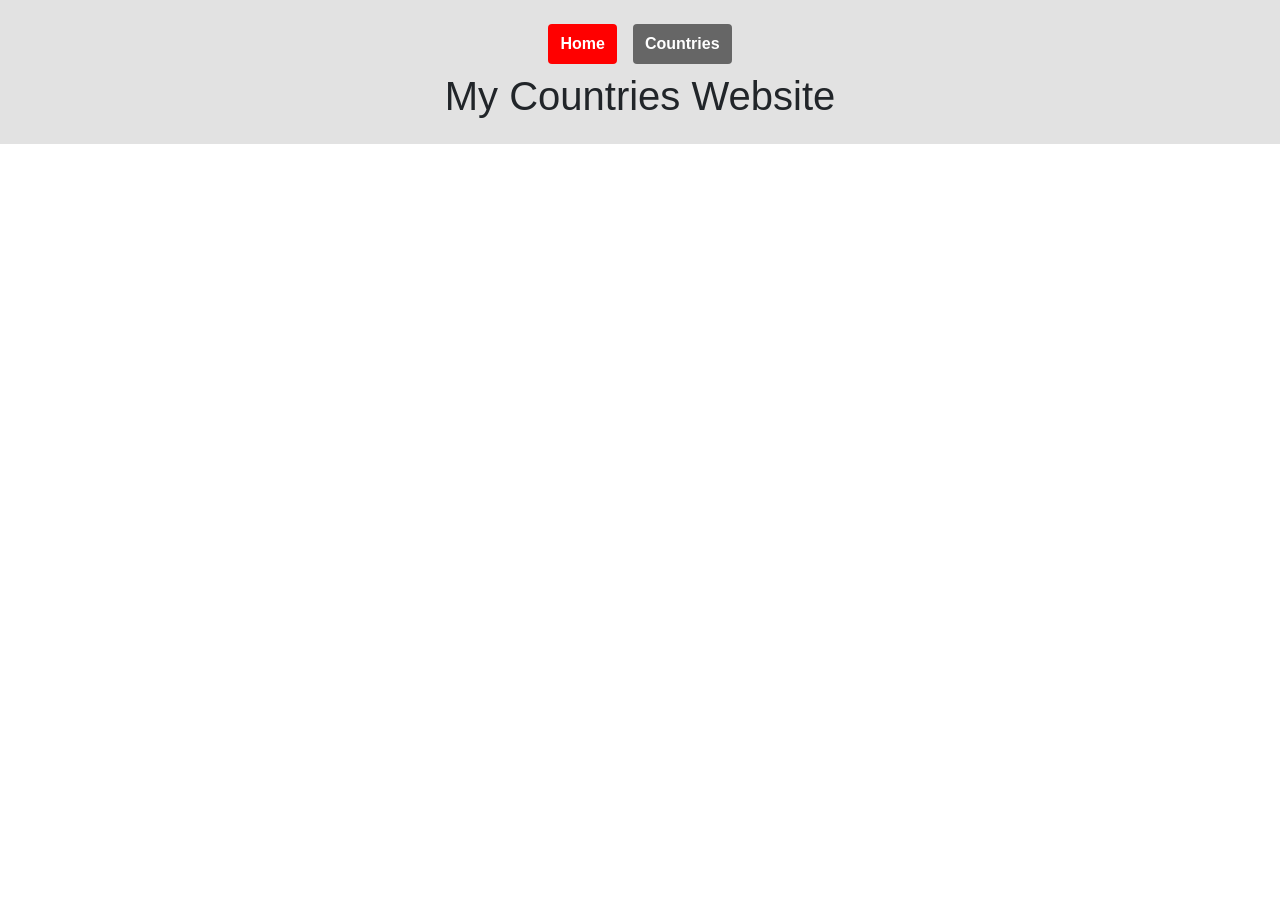
<file: WD Program 2/index.html>
<!DOCTYPE html>
<html lang="en">
<head>
    <meta charset="UTF-8">
    <meta http-equiv="X-UA-Compatible" content="IE=edge">
    <meta name="viewport" content="width=device-width, initial-scale=1.0">
    <link href="style.css" rel="stylesheet">
    <link href="https://cdn.jsdelivr.net/npm/bootstrap@5.1.3/dist/css/bootstrap.min.css" rel="stylesheet">
    <script src="https://cdn.jsdelivr.net/npm/bootstrap@5.1.3/dist/js/bootstrap.bundle.min.js"></script>
    <title>My Countries Website</title>
</head>
<body>
    <header>
        <div class="d-flex justify-content-center">
            <ul class="nav">
                <li class="m-2"><a class="current" href="index.html">Home</a></li>
                <li class="m-2"><a href="countries/index.html">Countries</a></li>
            </ul>
        </div>
        <h1>My Countries Website</h1>
    </header>



</body>
</html>
</file>
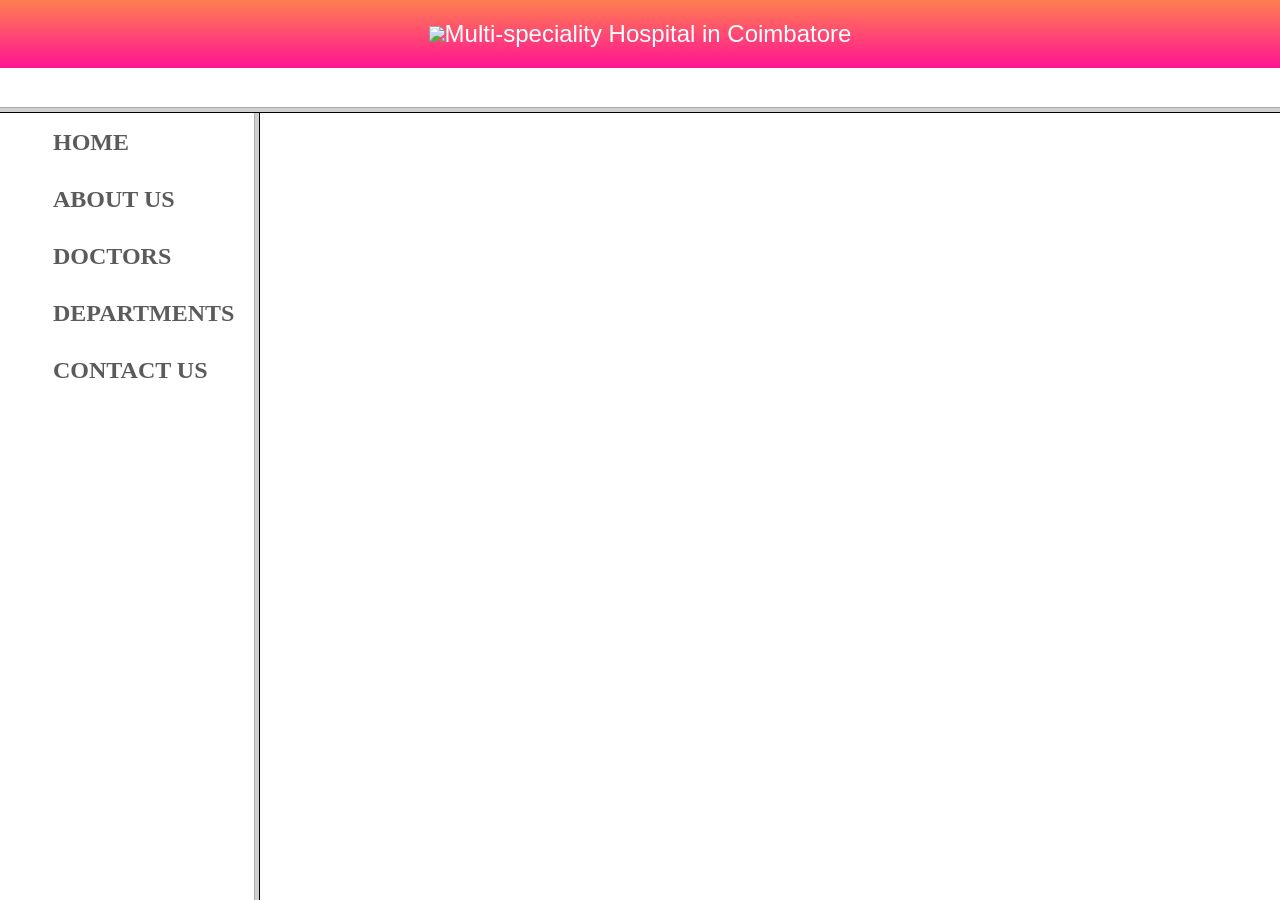
<file: WD Program 4/index.html>
<!DOCTYPE html>
<html lang="en">
<head>
    <meta charset="UTF-8">
    <meta http-equiv="X-UA-Compatible" content="IE=edge">
    <meta name="viewport" content="width=device-width, initial-scale=1.0">
    <title>KG Hospitals</title>
</head>
<frameset rows="12%,*">
    <frame src="welcome.html">
    <frameset cols="20%,*">
        <frame src="menu.html">
        <frame name="hospital">
    </frameset>
</frameset>
</html>
</file>
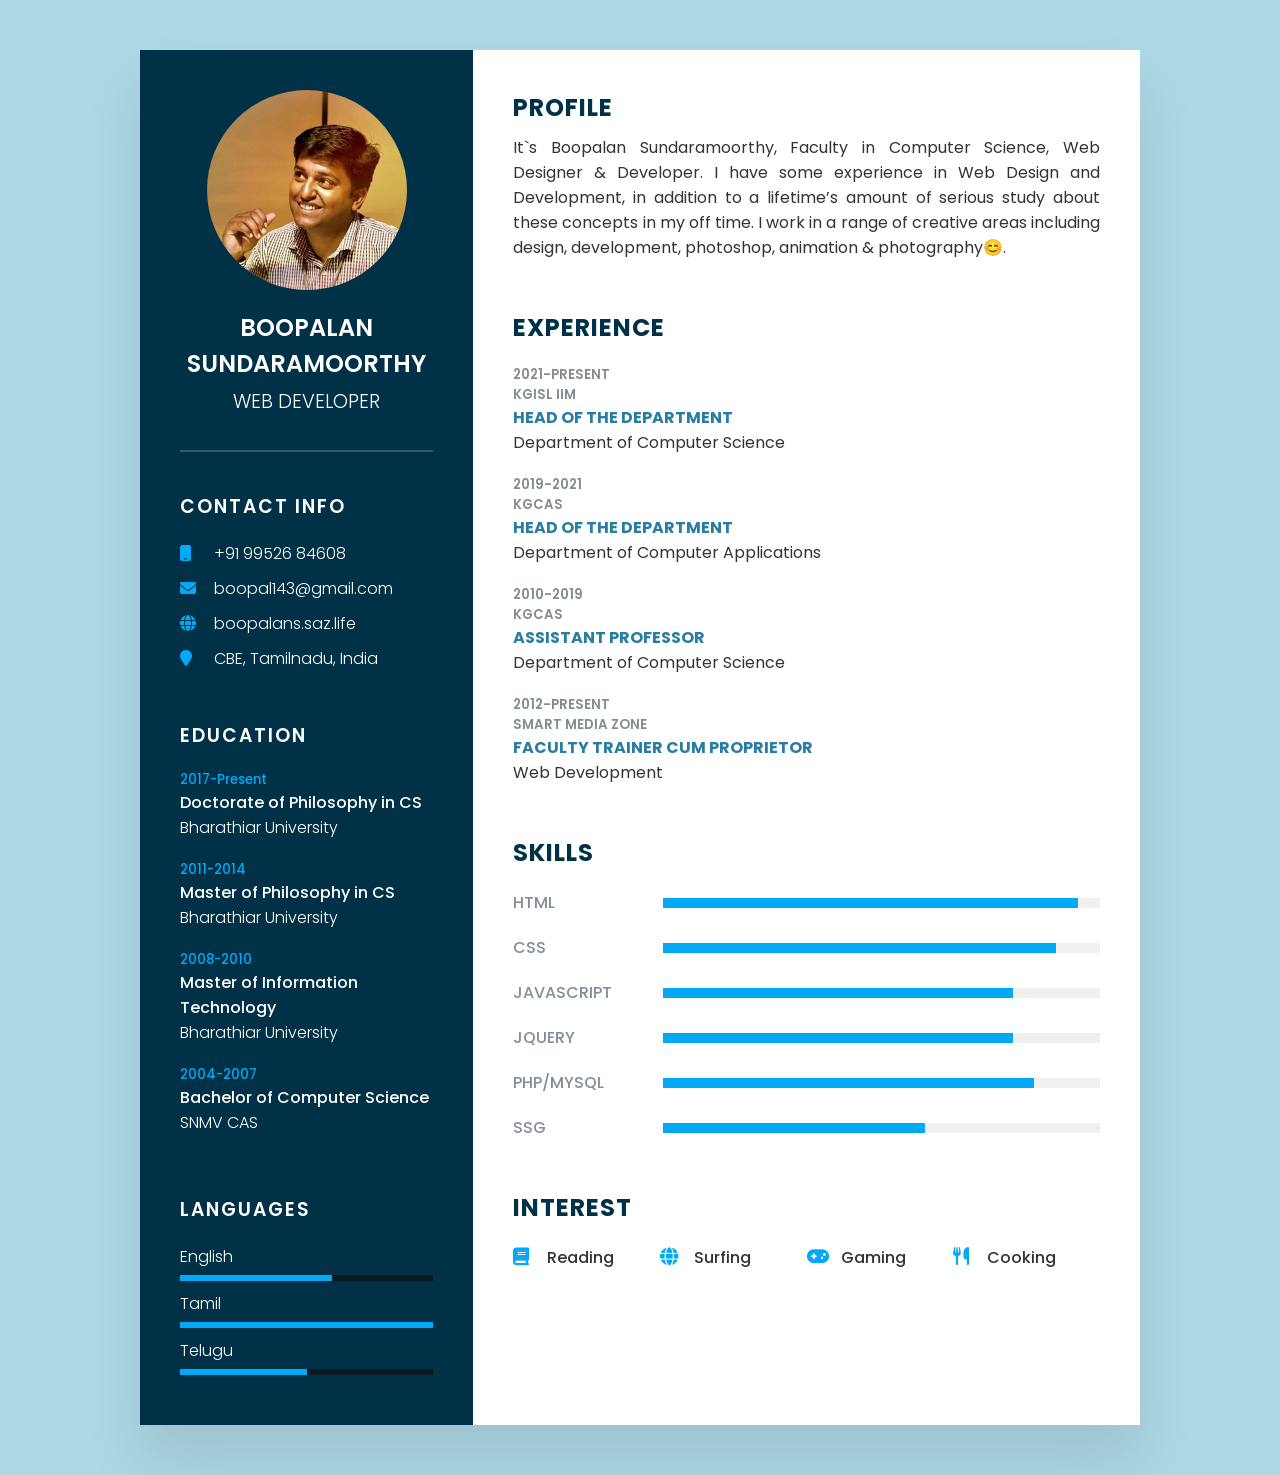
<file: WD Program 5/index.html>
<!DOCTYPE html>
<html lang="en">
<head>
    <meta charset="UTF-8">
    <meta http-equiv="X-UA-Compatible" content="IE=edge">
    <meta name="viewport" content="width=device-width, initial-scale=1.0">
    <title>My CV Website</title>
    <link rel="stylesheet" href="style.css">
    <link rel="stylesheet" href="https://cdnjs.cloudflare.com/ajax/libs/font-awesome/6.1.1/css/all.min.css" integrity="sha512-KfkfwYDsLkIlwQp6LFnl8zNdLGxu9YAA1QvwINks4PhcElQSvqcyVLLD9aMhXd13uQjoXtEKNosOWaZqXgel0g==" crossorigin="anonymous" referrerpolicy="no-referrer" />
</head>
<body>
    <div class="container">
        <div class="left_side">
            <div class="profiletext">
                <div class="imgBox">
                    <img src="myphoto.jpg">
                </div> 
                <h2>Boopalan Sundaramoorthy<br>
                <span>Web Developer</span></h2>
            </div>

            <div class="contactinfo">
               <h3 class="title">Contact Info</h3> 
               <ul>
                   <li>
                       <span class="icon"><i class="fa-solid fa-mobile"></i></span>
                       <span class="text">+91 99526 84608</span>
                   </li>
                   <li>
                        <span class="icon"><i class="fa-solid fa-envelope"></i></span>
                        <span class="text">boopal143@gmail.com</span>
                    </li>
                    <li>
                        <span class="icon"><i class="fa-solid fa-globe"></i></span>
                        <span class="text">boopalans.saz.life</span>
                    </li>
                    <li>
                        <span class="icon"><i class="fa-solid fa-location-pin"></i></span>
                        <span class="text">CBE, Tamilnadu, India</span>
                    </li>
               </ul>
            </div>

            <div class="contactinfo education">
                <h3 class="title">Education</h3>
                <ul>
                    <li>
                        <h5>2017-Present</h5>
                        <h4>Doctorate of Philosophy in CS</h4>
                        <h4>Bharathiar University</h4>
                    </li>
                    <li>
                        <h5>2011-2014</h5>
                        <h4>Master of Philosophy in CS</h4>
                        <h4>Bharathiar University</h4>
                    </li>
                    <li>
                        <h5>2008-2010</h5>
                        <h4>Master of Information Technology</h4>
                        <h4>Bharathiar University</h4>
                    </li>
                    <li>
                        <h5>2004-2007</h5>
                        <h4>Bachelor of Computer Science</h4>
                        <h4>SNMV CAS</h4>
                    </li>
                </ul>
            </div>

            <div class="contactinfo language">
                <h3 class="title">Languages</h3>
                <ul>
                    <li>
                        <span class="text">English</span>
                        <span class="percent">
                            <div style="width:60%;"></div>
                        </span>
                    </li>
                    <li>
                        <span class="text">Tamil</span>
                        <span class="percent">
                            <div style="width:100%;"></div>
                        </span>
                    </li>
                    <li>
                        <span class="text">Telugu</span>
                        <span class="percent">
                            <div style="width:50%;"></div>
                        </span>
                    </li>
                </ul>
            </div>
        </div>

        <div class="right_side">
            <div class="about">
                <h2 class="title2">Profile</h2>
                <p>It`s Boopalan Sundaramoorthy, Faculty in Computer Science, Web Designer & Developer. I have some experience in Web Design and Development, in addition to a lifetime’s amount of serious study about these concepts in my off time. I work in a range of creative areas including design, development, photoshop, animation & photography😊.</p>
            </div>

            <div class="about">
                <h2 class="title2">Experience</h2>
                <div class="box">
                    <div class="company">
                        <h5>2021-Present</h5>
                        <h5>KGiSL IIM</h5>
                    </div>
                    <div class="text">
                        <h4>Head of the Department</h4>
                        <p>Department of Computer Science</p>
                    </div>
                </div>
                <div class="box">
                    <div class="company">
                        <h5>2019-2021</h5>
                        <h5>KGCAS</h5>
                    </div>
                    <div class="text">
                        <h4>Head of the Department</h4>
                        <p>Department of Computer Applications</p>
                    </div>
                </div>
                <div class="box">
                    <div class="company">
                        <h5>2010-2019</h5>
                        <h5>KGCAS</h5>
                    </div>
                    <div class="text">
                        <h4>Assistant Professor</h4>
                        <p>Department of Computer Science</p>
                    </div>
                </div>
                <div class="box">
                    <div class="company">
                        <h5>2012-Present</h5>
                        <h5>Smart Media Zone</h5>
                    </div>
                    <div class="text">
                        <h4>Faculty Trainer cum Proprietor</h4>
                        <p>Web Development</p>
                    </div>
                </div>
            </div>

            <div class="about skills">
                <h2 class="title2">Skills</h2>
                <div class="box">
                    <h4>HTML</h4>
                    <div class="percent">
                        <div style="width:95%"></div>
                    </div>
                </div>
                <div class="box">
                    <h4>CSS</h4>
                    <div class="percent">
                        <div style="width:90%"></div>
                    </div>
                </div>
                <div class="box">
                    <h4>JavaScript</h4>
                    <div class="percent">
                        <div style="width:80%"></div>
                    </div>
                </div>
                <div class="box">
                    <h4>jQuery</h4>
                    <div class="percent">
                        <div style="width:80%"></div>
                    </div>
                </div>
                <div class="box">
                    <h4>PHP/MySQL</h4>
                    <div class="percent">
                        <div style="width:85%"></div>
                    </div>
                </div>
                <div class="box">
                    <h4>SSG</h4>
                    <div class="percent">
                        <div style="width:60%"></div>
                    </div>
                </div>
            </div>
            
            <div class="about interest">
                <h2 class="title2">Interest</h2>
                <ul>
                    <li><i class="fa-solid fa-book"></i> Reading</li>
                    <li><i class="fa-solid fa-globe"></i> Surfing</li>
                    <li><i class="fa-solid fa-gamepad"></i> Gaming</li>
                    <li><i class="fa-solid fa-utensils"></i> Cooking</li>
                </ul>
            </div>

        </div>
    </div>
</body>
</html>
</file>
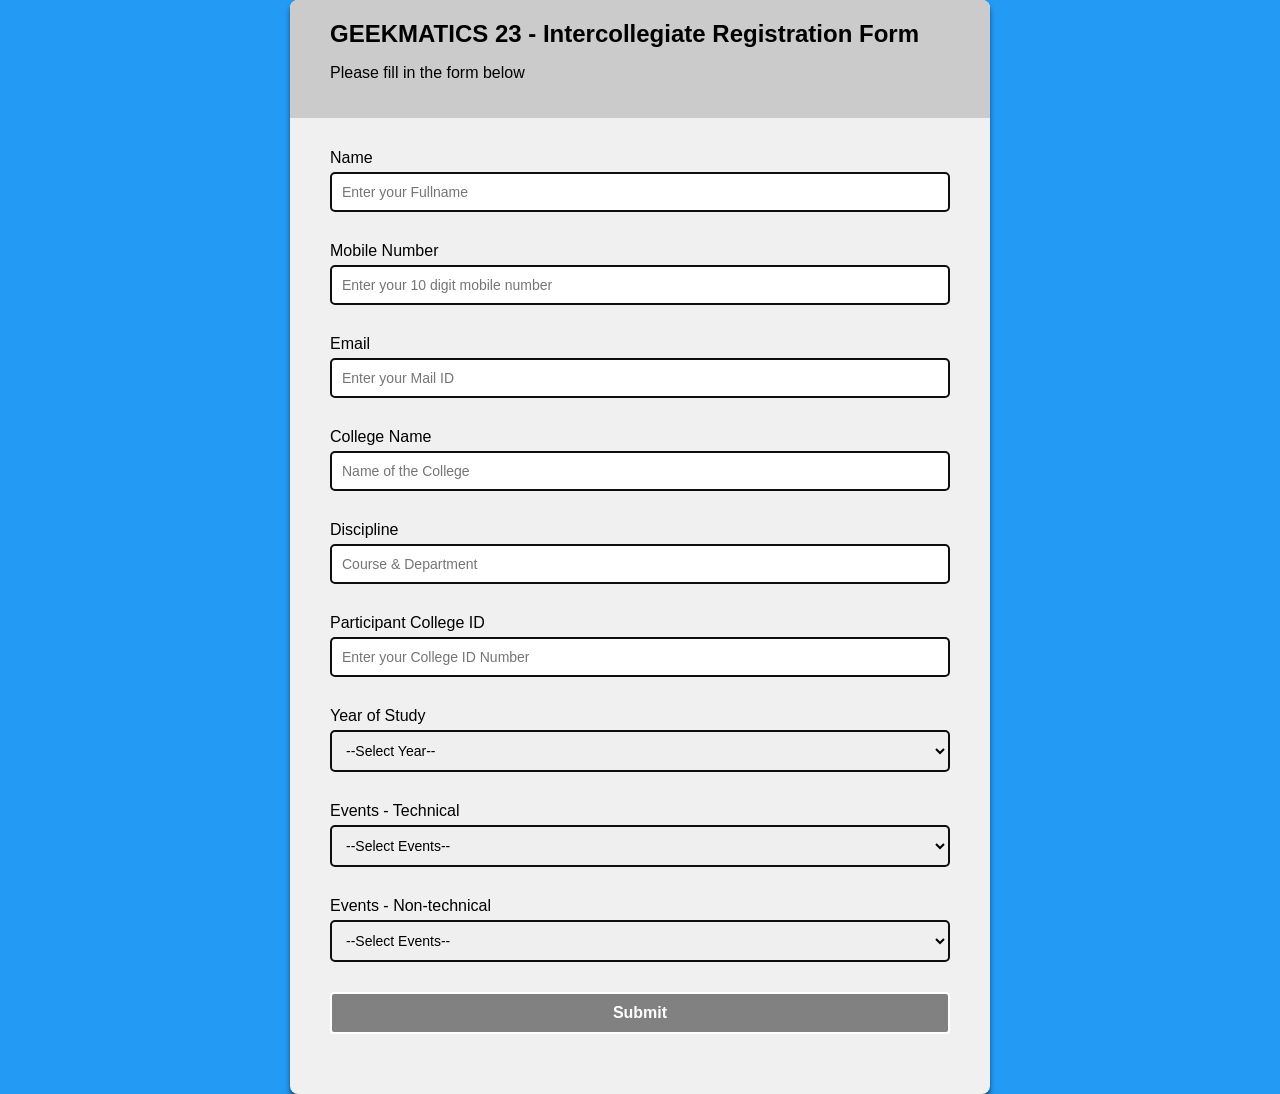
<file: WD Program 6/index.html>
<!DOCTYPE html>
<html lang="en">
<head>
    <meta charset="UTF-8">
    <meta http-equiv="X-UA-Compatible" content="IE=edge">
    <meta name="viewport" content="width=device-width, initial-scale=1.0">
    <title>KGISL IIM - Intercollegiate Registration Form</title>
    <link rel="stylesheet" href="https://cdnjs.cloudflare.com/ajax/libs/font-awesome/6.1.1/css/all.min.css" integrity="sha512-KfkfwYDsLkIlwQp6LFnl8zNdLGxu9YAA1QvwINks4PhcElQSvqcyVLLD9aMhXd13uQjoXtEKNosOWaZqXgel0g==" crossorigin="anonymous" referrerpolicy="no-referrer" />
    <link rel="stylesheet" href="style.css">
</head>
<body>
    <div class="container">
        <div class="header">
            <h2>GEEKMATICS 23 - Intercollegiate Registration Form</h2>
            <p>Please fill in the form below</p>
        </div>
        <form action="" class="form" id="form">
            <div class="form-control">
                <label>Name</label>
                <input type="text" placeholder="Enter your Fullname" id="name">
                <i class="fa-solid fa-circle-check"></i>
                <i class="fa-solid fa-circle-exclamation"></i>
                <small>Error Message</small>
            </div>

            <div class="form-control">
                <label>Mobile Number</label>
                <input type="text" placeholder="Enter your 10 digit mobile number" id="mobile">
                <i class="fa-solid fa-circle-check"></i>
                <i class="fa-solid fa-circle-exclamation"></i>
                <small>Error Message</small>
            </div>

            <div class="form-control">
                <label>Email</label>
                <input type="text" placeholder="Enter your Mail ID" id="email">
                <i class="fa-solid fa-circle-check"></i>
                <i class="fa-solid fa-circle-exclamation"></i>
                <small>Error Message</small>
            </div>

            <div class="form-control">
                <label>College Name</label>
                <input type="text" placeholder="Name of the College" id="college">
                <i class="fa-solid fa-circle-check"></i>
                <i class="fa-solid fa-circle-exclamation"></i>
                <small>Error Message</small>
            </div>

            <div class="form-control">
                <label>Discipline</label>
                <input type="text" placeholder="Course & Department" id="discipline">
                <i class="fa-solid fa-circle-check"></i>
                <i class="fa-solid fa-circle-exclamation"></i>
                <small>Error Message</small>
            </div>

            <div class="form-control">
                <label>Participant College ID</label>
                <input type="text" placeholder="Enter your College ID Number" id="collegeid">
                <i class="fa-solid fa-circle-check"></i>
                <i class="fa-solid fa-circle-exclamation"></i>
                <small>Error Message</small>
            </div>

            <div class="form-control">
                <label>Year of Study</label>
                <select id="year">
                    <option value="-1">--Select Year--</option>
                    <option value="I">I</option>
                    <option value="I">II</option>
                    <option value="I">III</option>
                </select>
                <i class="fa-solid fa-circle-check"></i>
                <i class="fa-solid fa-circle-exclamation"></i>
                <small>Error Message</small>
            </div>

            <div class="form-control">
                <label>Events - Technical</label>
                <select id="t-events">
                    <option value="-1">--Select Events--</option>
                    <option value="events">Web Page Design</option>
                    <option value="events">Code Debugging</option>
                    <option value="events">Paper Presentation</option>
                    <option value="events">Quiz</option>
                </select>
                <i class="fa-solid fa-circle-check"></i>
                <i class="fa-solid fa-circle-exclamation"></i>
                <small>Error Message</small>
            </div>

            <div class="form-control">
                <label>Events - Non-technical</label>
                <select id="nt-events">
                    <option value="-1">--Select Events--</option>
                    <option value="events">Poster Making</option>
                    <option value="events">Rangoli</option>
                    <option value="events">Photography</option>
                    <option value="events">Best Out of Waste</option>
                    <option value="events">Dance</option>
                    <option value="events">Ad Mad Show</option>
                    <option value="events">Connexion</option>
                </select>
                <i class="fa-solid fa-circle-check"></i>
                <i class="fa-solid fa-circle-exclamation"></i>
                <small>Error Message</small>
            </div>

            <div class="form-control">
                <button>Submit</button>
            </div>
        </form>
    </div>

    <script src="script.js"></script>
</body>
</html>
</file>
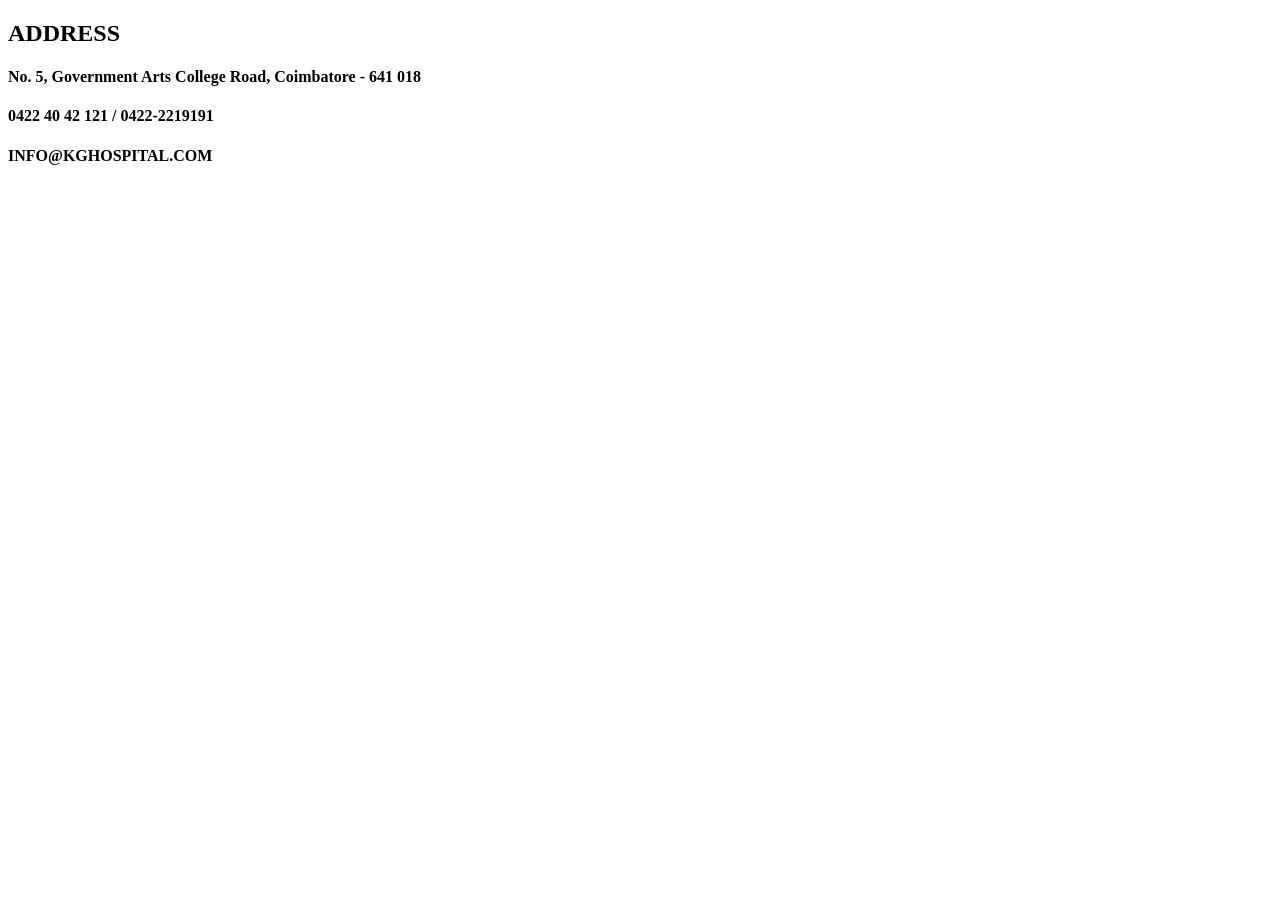
<file: WD Program 4/contact.html>
<!DOCTYPE html>
<html lang="en">
<head>
    <meta charset="UTF-8">
    <meta http-equiv="X-UA-Compatible" content="IE=edge">
    <meta name="viewport" content="width=device-width, initial-scale=1.0">
    <title>KG Hospitals :: Contact</title>
</head>
<body>
    <div>
        <h2>ADDRESS</h2>
        <h4>No. 5, Government Arts College Road, Coimbatore - 641 018</h4>
        <h4>0422 40 42 121 / 0422-2219191</h4>
        <h4>INFO@KGHOSPITAL.COM</h4>
    </div>
</body>
</html>
</file>
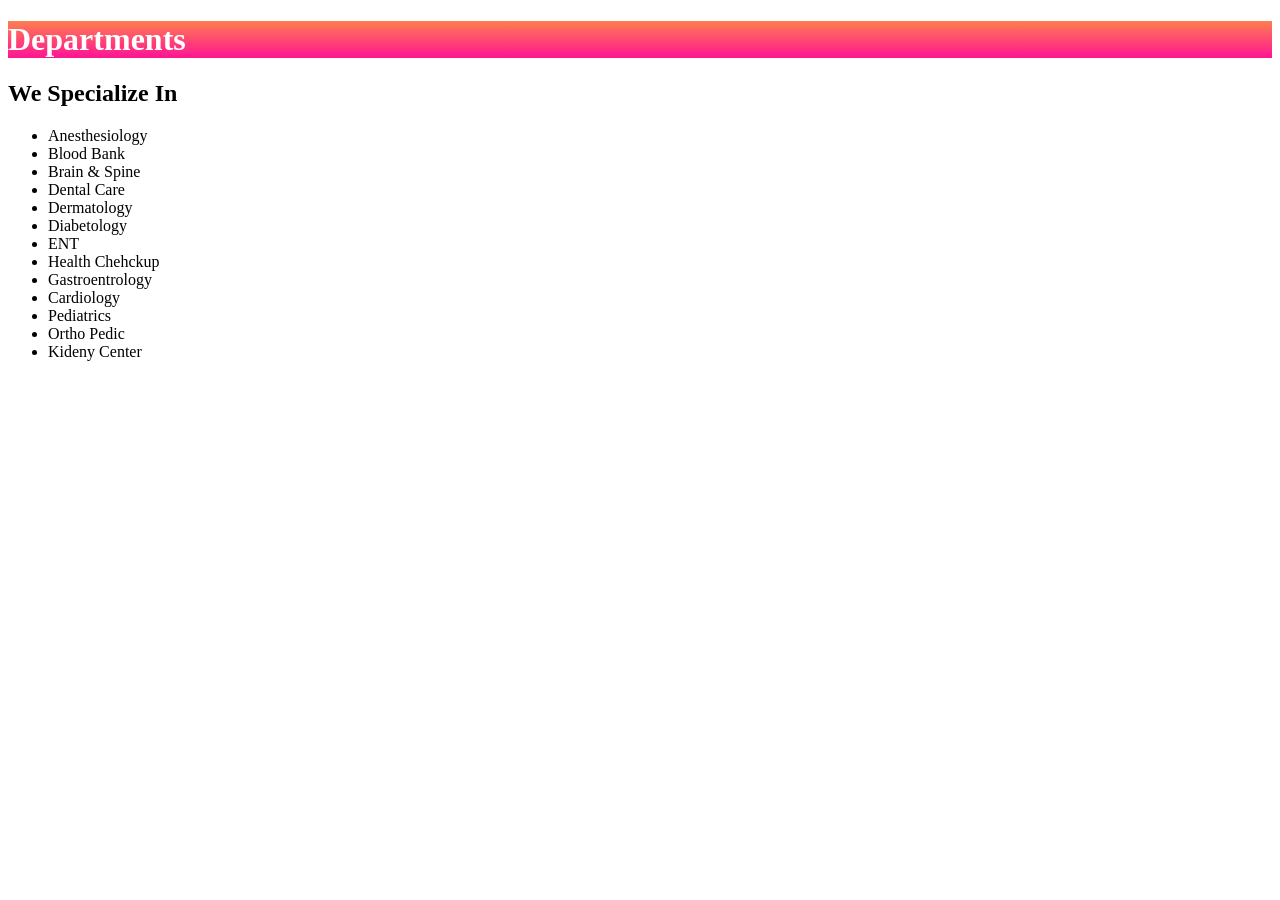
<file: WD Program 4/departments.html>
<!DOCTYPE html>
<html lang="en">
<head>
    <meta charset="UTF-8">
    <meta http-equiv="X-UA-Compatible" content="IE=edge">
    <meta name="viewport" content="width=device-width, initial-scale=1.0">
    <title>KG Hospitals::About Us</title>
    <style>

        div
        {
            width:100%;
            text-align: justify;
        }
        div h1
        {
            background: linear-gradient(coral,deeppink);
            color:#fff;
            
        }

    </style>
</head>
<body>
    <div>
        <h1>Departments</h1>
        <div>
            <h2>We Specialize In</h2>
            <ul>
                <li>Anesthesiology</li>
                <li>Blood Bank</li>
                <li>Brain & Spine</li>
                <li>Dental Care</li>
                <li>Dermatology</li>
                <li>Diabetology</li>
                <li>ENT</li>
                <li>Health Chehckup</li>
                <li>Gastroentrology</li>
                <li>Cardiology</li>
                <li>Pediatrics</li>
                <li>Ortho Pedic</li>
                <li>Kideny Center</li>
            </ul>
        </div>
    </div>
</body>
</html>
</file>
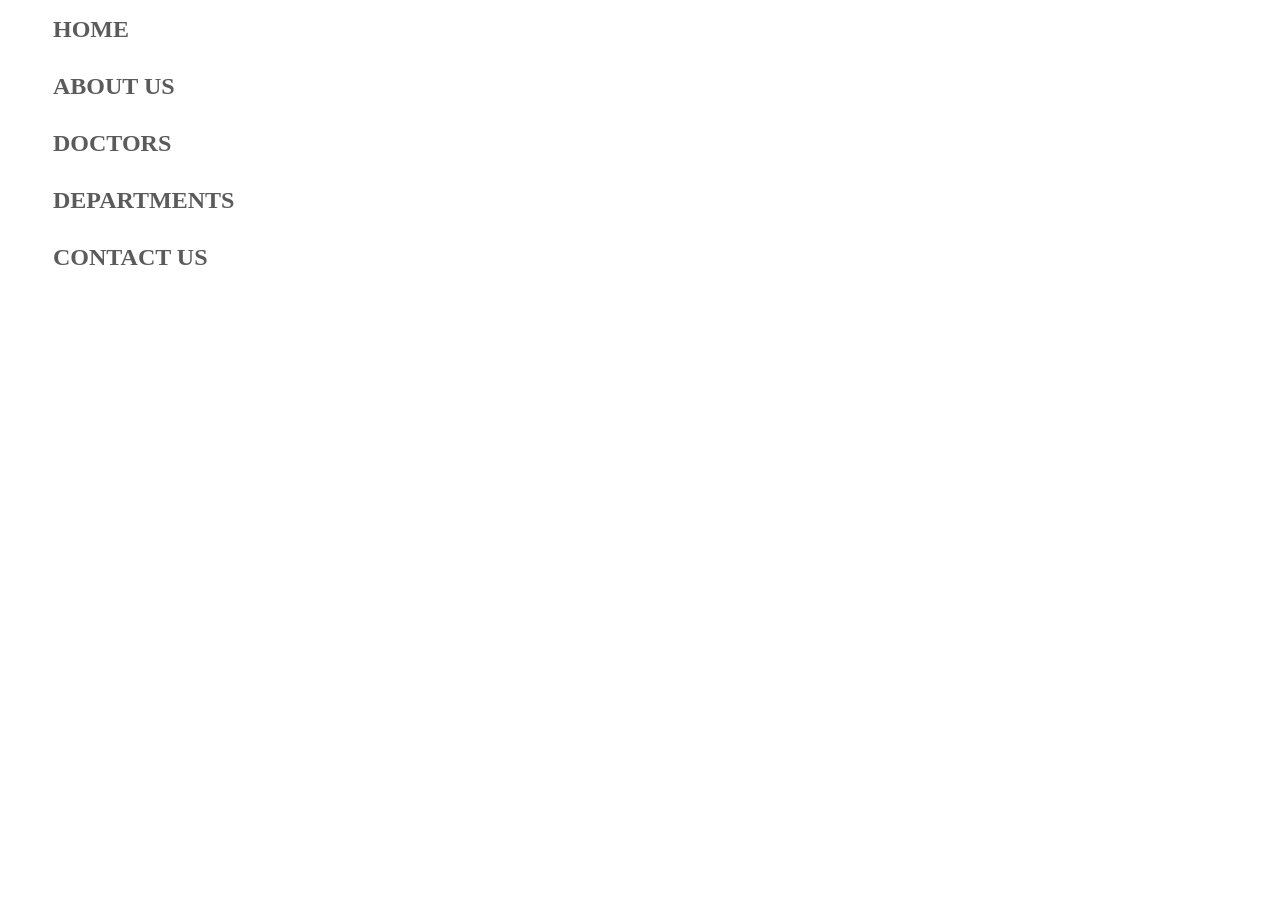
<file: WD Program 4/menu.html>
<!DOCTYPE html>
<html lang="en">
<head>
    <meta charset="UTF-8">
    <meta http-equiv="X-UA-Compatible" content="IE=edge">
    <meta name="viewport" content="width=device-width, initial-scale=1.0">
    <title>KG Hospitals</title>
    <style>
        ul
        {
            list-style: none;
        }
        ul li
        {
            margin:5px;
            padding-bottom:25px;
        }
        ul li a
        {
            text-decoration: none;
            font-size: 24px;
            color:#5b5b5b;
            font-weight: 900;
        }
    </style>
</head>
<body>
    <section class="sidebar">
        <ul>
            <li><a href="home.html" target="hospital">HOME</a></li>
            <li><a href="about.html" target="hospital">ABOUT US</a></li>
            <li><a href="doctors.html" target="hospital">DOCTORS</a></li>
            <li><a href="departments.html" target="hospital">DEPARTMENTS</a></li>
            <li><a href="contact.html" target="hospital">CONTACT US</a></li>
        </ul>
    </section>
</body>
</html>
</file>
<file: WD Program 2/style.css>
body{
    font-family: 'Gill Sans', 'Gill Sans MT', Calibri, 'Trebuchet MS', sans-serif;
    margin: 0;
}
header {
    background-color: #e2e2e2;
    padding: 1em 0;
}
h1 {
    margin: 0;
    text-align: center;
    font-family: 'Gill Sans', 'Gill Sans MT', Calibri, 'Trebuchet MS', sans-serif;
}
.nav {
    margin: 0;
    padding: 0;
    list-style-type: none;
}
.nav li {
    display: inline-block;
  }
  
.nav a {
    color: #fff;
    display: inline-block;
    padding: 0.5em 0.75em;
    background-color: #666;
    border-radius: 4px;
    text-decoration: none;
    font-weight: bold;
    font-family: 'Gill Sans', 'Gill Sans MT', Calibri, 'Trebuchet MS', sans-serif;
  }
  
.nav a:hover {
    background-color: #000;
    color:#fff;

  }
  
.nav .current {
    background-color: red;
  }
</file>
<file: WD Program 5/style.css>
@import url('https://fonts.googleapis.com/css2?family=Fredoka+One&family=Poppins&display=swap');

*
{
    margin:0;
    padding: 0;
    box-sizing: border-box;
    font-family: 'Poppins', sans-serif;
}
body
{
    background: lightblue;
    display: flex;
    justify-content: center;
    align-items: center;
    min-height:100vh;
}
.container
{
    position: relative;
    width:100%;
    max-width: 1000px;
    background: #fff;
    display:grid;
    grid-template-columns: 1fr 2fr;
    box-shadow: 0 35px 55px rgba(0,0,0,0.1);
    margin:50px;
    min-height: 1000px;
}
.container .left_side
{
    position: relative;
    background: #003147;
    padding: 40px;
}
.container .right_side
{
    position: relative;
    background: #fff;
    padding: 40px;
}
.profiletext
{
    position: relative;
    display: flex;
    flex-direction: column;
    align-items: center;
    padding-bottom: 30px;
    border-bottom: 2px solid rgba(255,255,255,0.2);
}
.profiletext .imgBox
{
    position: relative;
    width:200px;
    height:200px;
    border-radius: 50%;
    overflow: hidden;
}
.profiletext .imgBox img{
    position: absolute;
    top:0;
    left:0;
    width:100%;
    height: 100%;
    object-fit: cover;
}
.profiletext h2
{
    color: #fff;
    font-size: 1.5em;
    margin-top: 20px;
    text-transform: uppercase;
    text-align: center;
    font-weight: 600;
    line-height: 1.5em;
}
.profiletext h2 span{
    font-size: 0.8em;
    font-weight: 300;
}
.contactinfo{
    padding-top: 40px;
}
.title{
    color:#fff;
    text-transform: uppercase;
    font-weight: 600;
    letter-spacing: 2px;
    margin-bottom: 20px;
}
.contactinfo ul{
    position: relative;
}
.contactinfo ul li{
    position: relative;
    list-style: none;
    margin: 10px 0;
    cursor: progress;
}
.contactinfo ul li .icon{
    display: inline-block;
    width:30px;
    font-size: 16px;
    color:#03a9f4;
}
.contactinfo ul li span{
    color: #fff;
    font-weight: 300;
}
.contactinfo.education li{
    margin-bottom: 20px;
}
.contactinfo.education h5{
 color:#03a9f4;
 font-weight: 500;
}
.contactinfo.education h4:nth-child(2){
    color: #fff;
    font-weight: 500;
}
.contactinfo.education h4{
    color: #fff;
    font-weight: 300;
}
.contactinfo.language .percent{
    position: relative;
    width: 100%;
    height:6px;
    background: #081921;
    display: block;
    margin-top: 6px;
}
.contactinfo.language .percent div{
    position: absolute;
    top:0;
    left:0;
    background:#03a9f4;
    height:100%;
}
.about{
    margin-bottom: 50px;
}
.about:last-child{
    margin-bottom: 0;
}
.title2{
    color:#003147;
    text-transform: uppercase;
    letter-spacing: 1px;
    margin-bottom: 10px;
}
p{
    color:#333;
    text-align: justify;
}
.about .box{
    display: flex;
    flex-direction: column;
    margin:20px 0;
}
.about .box .company{
    min-width:150px;
}
.about .box .company h5{
    text-transform: uppercase;
    color:#848c90;
    font-weight: 600;
}
.about .box .text h4{
    text-transform: uppercase;
    color:#2a7da2;
    font-size: 16px;
}
.skills .box{
    position: relative;
    width: 100%;
    display: grid;
    grid-template-columns: 150px 1fr;
    justify-content: center;
    align-items: center;
}
.skills .box h4{
    text-transform: uppercase;
    color:#848c99;
    font-weight: 500;
}
.skills .box .percent{
    position: relative;
    width: 100%;
    height:10px;
    background: #f0f0f0;
}
.skills .box .percent div{
    position: absolute;
    top:0;
    left:0;
    background: #03a9f4;
    height: 100%;
}
.interest ul{
    display: grid;
    grid-template-columns: repeat(4, 1fr);
}
.interest ul li{
    list-style: none;
    color:#333;
    font-weight: 500;
    margin:10px 0;
}
.interest ul li .fa-solid{
    color:#03a9f4;
    font-size: 18px;
    width:30px;
}

@media (max-width:1000px){
    .container{
        margin:10px;
        grid-template-columns: repeat(1, 1fr);
    }
    .interest ul{
        grid-template-columns: repeat(2, 1fr);
    }
}
@media (max-width:600px){
.about .box{
    flex-direction: column;
}
.about .box .company{
    margin-bottom: 5px;
}
.interest ul{
    grid-template-columns: repeat(1, 1fr);
}
.skills .box{
    grid-template-columns: repeat(1, 1fr);
}
}
</file>
<file: WD Program 6/style.css>
*
{
    box-sizing: border-box;
}
body{
    background:#239af4;
    font-family: 'Gill Sans', 'Gill Sans MT', Calibri, 'Trebuchet MS', sans-serif;
    display: flex;
    align-items: center;
    justify-content: center;
    min-height:100vh;
    margin:0;
}
.container
{
    background: #f0f0f0;
    border-radius: 8px;
    box-shadow: 0 5px 5px rgba(0,0,0,0.5);
    overflow:hidden;
    width:700px;
    max-width: 100%;
}
.header{
    background: #cbcbcb;
    border-bottom: 1px solid #f0f0f0;
    padding:20px 40px;
}
.header h2{
    margin:0;
}
.form{
    padding:30px 40px;
}
.form-control{
    margin-bottom: 10px;
    padding-bottom: 20px;
    position: relative;
}
.form-control label{
    display: inline-block;
    margin-bottom: 5px;
}
.form-control input, select{
    border:2px solid #0e0e0e;
    border-radius: 5px;
    display: block;
    width:100%;
    padding:10px;
    font-size:14px;
    font-family: inherit;
}
.form-control.success input{
    border-color: #2ecc71;
}
.form-control.success select{
    border-color: #2ecc71;
}
.form-control.error input{
    border-color: #e74c3c;
}
.form-control.error select{
    border-color: #e74c3c;
}
.form-control i{
    position: absolute;
    top:40px;
    right:10px;
    visibility: hidden;
}
.form-control.success i.fa-circle-check{
    visibility: visible;
    color:#2ecc71;
}
.form-control.error i.fa-circle-exclamation{
    visibility: visible;
    color:#e74c3c;
}
.form-control small{
    visibility: hidden;
    position: absolute;
    bottom: 0;
    left:0;
}
.form-control.error small{
    visibility: visible;
    color:#e74c3c;
}
.form button{
    background: rgba(92, 92, 92, .75);
    border:2px solid #fff;
    border-radius: 4px;
    color:#fff;
    display: block;
    width:100%;
    font-family: inherit;
    font-size: 16px;
    font-weight: bold;
    padding:10px;
}
</file>
